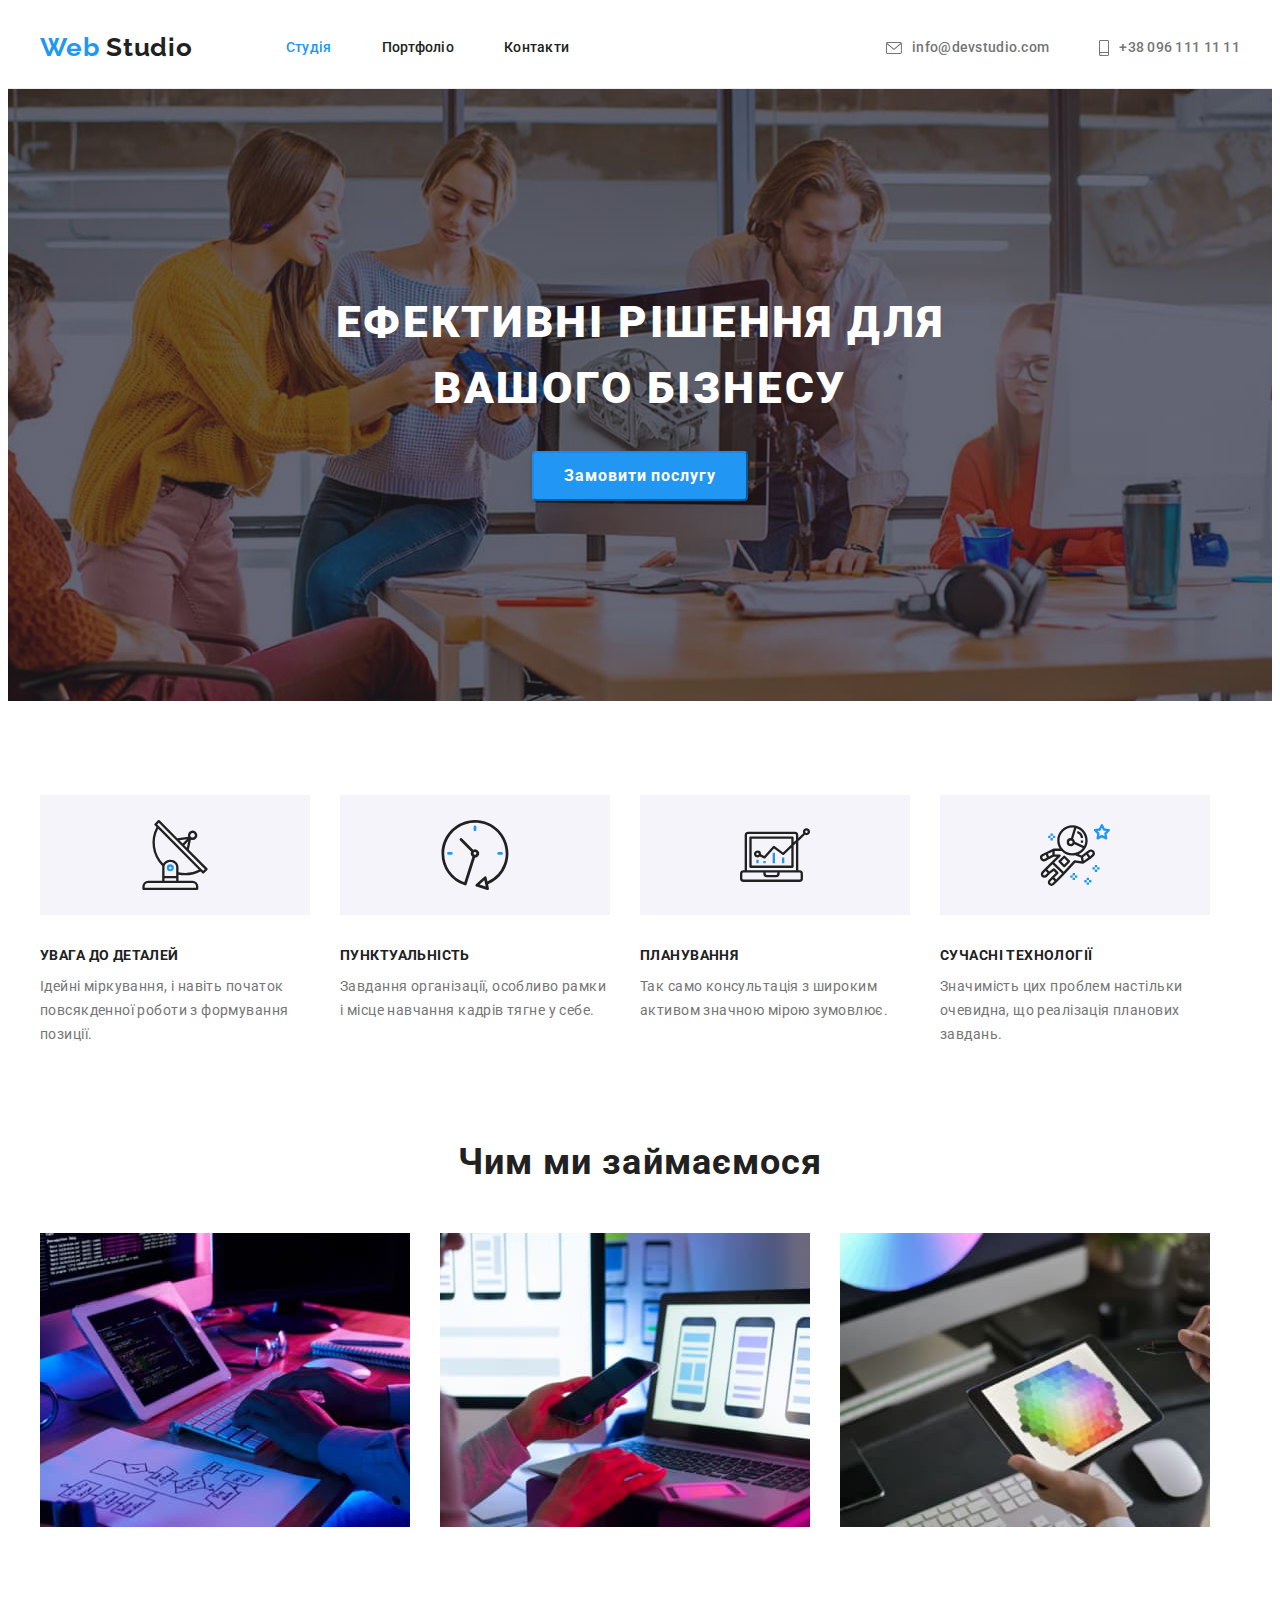
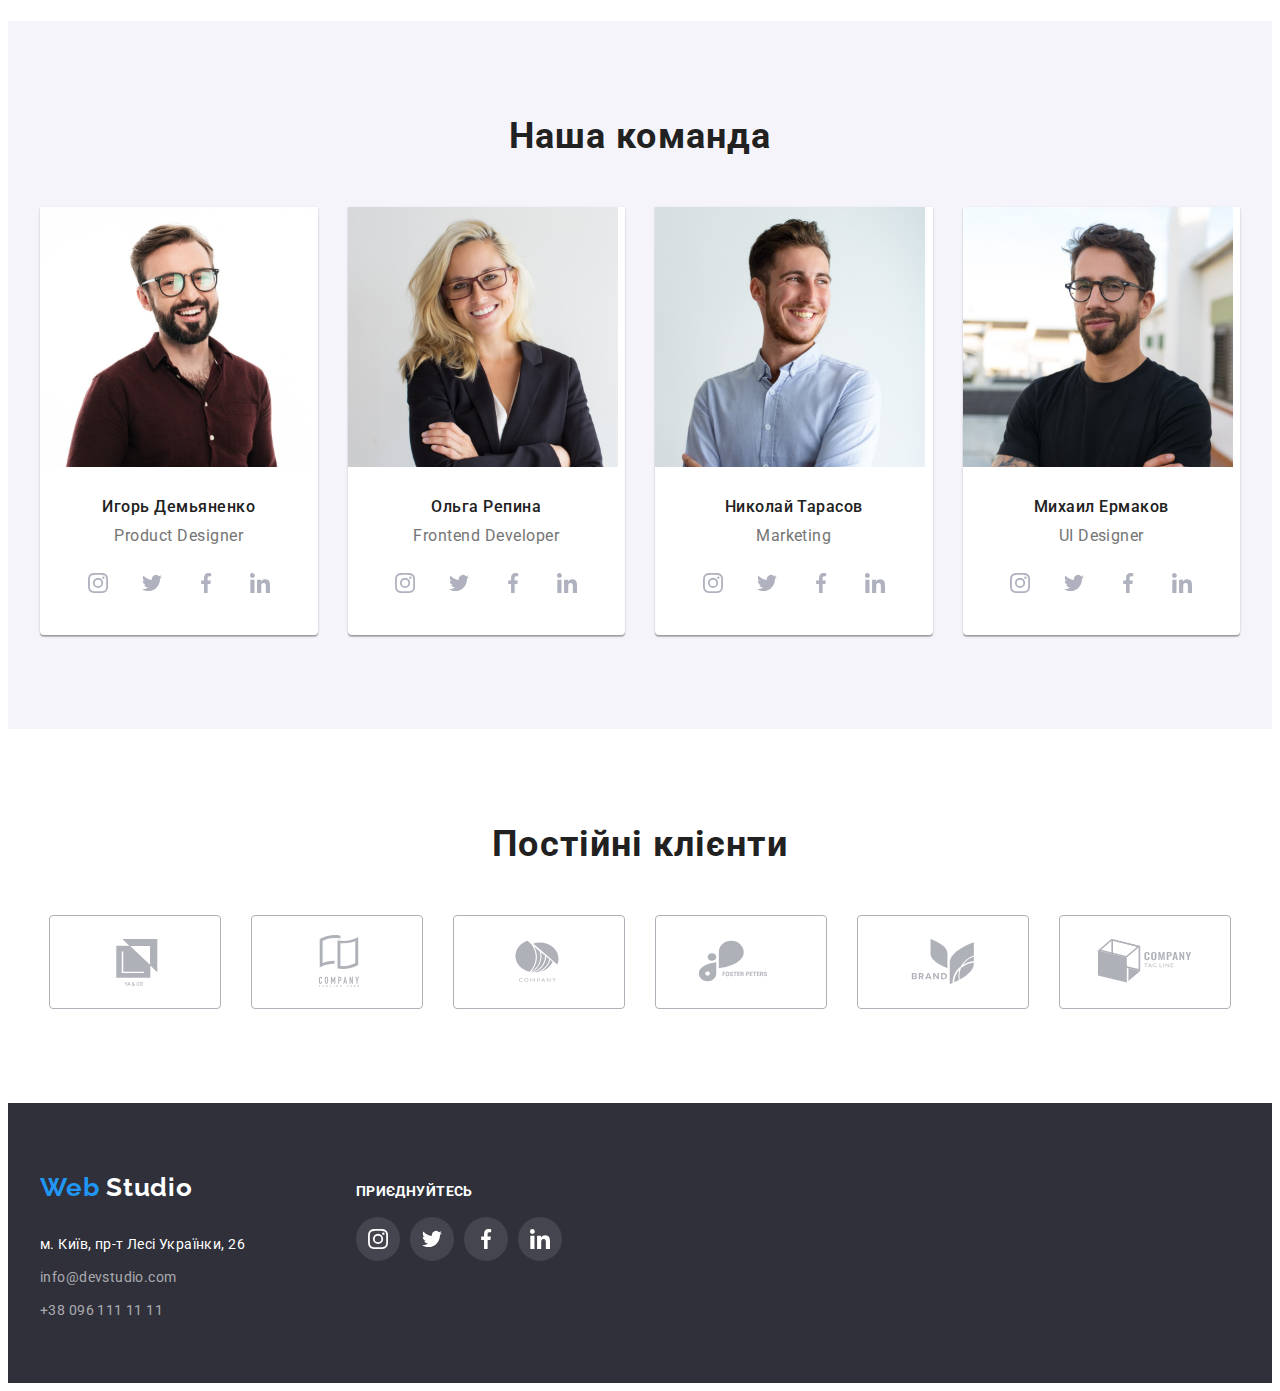
<file: index.html>
<!DOCTYPE html>
<html lang="ru">
	<head>
		<meta charset="UTF-8" />
		<meta http-equiv="X-UA-Compatible" content="IE=edge" />
		<meta name="viewport" content="width=device-width, initial-scale=1.0" />
		<title>Webs tudio</title>
		<link
			rel="stylesheet"
			href="https://cdnjs.cloudflare.com/ajax/libs/modern-normalize/1.1.0/modern-normalize.min.css"
			integrity="sha512-wpPYUAdjBVSE4KJnH1VR1HeZfpl1ub8YT/NKx4PuQ5NmX2tKuGu6U/JRp5y+Y8XG2tV+wKQpNHVUX03MfMFn9Q=="
			crossorigin="anonymous"
			referrerpolicy="no-referrer"
		/>
		<link rel="stylesheet" href="./css/styles.css" />
		<link rel="preconnect" href="https://fonts.googleapis.com" />
		<link rel="preconnect" href="https://fonts.gstatic.com" crossorigin />
		<link
			href="https://fonts.googleapis.com/css2?family=Raleway:wght@700&family=Roboto:wght@400;500;700;900&display=swap"
			rel="stylesheet"
		/>
	</head>
	<body>
		<header class="subject">
			<div class="container subject-bord">
				<a lang="en" class="logo link" href="./index.html">
					<span class="blue-logo">Web</span>
					Studio
				</a>
				<nav class="subject-nav">
					<ul class="nav-list list">
						<li class="nav-list-item"><a class="nav-link link current" href="./index.html">Студія</a></li>
						<li class="nav-list-item"><a class="nav-link link" href="./portfolio.html">Портфоліо</a></li>
						<li class="nav-list-item"><a class="nav-link link" href="">Контакти</a></li>
					</ul>
				</nav>
				<ul class="subject-contact-list list">
					<li class="contact-item">
						<a class="subject-mail-link link" href="mailto:info@devstudio.com">
							<svg class="subject-contact-icon" width="16" height="12">
								<use href="./images/icons.svg#icon-envelope"></use>
							</svg>
							info@devstudio.com
						</a>
					</li>
					<li class="contact-item">
						<a class="subject-phone-link link" href="tel:+380961111111">
							<svg class="subject-contact-icon" width="10" height="16">
								<use href="./images/icons.svg#icon-smartphone"></use>
							</svg>
							+38 096 111 11 11
						</a>
					</li>
				</ul>
			</div>
		</header>
		<main>
			<section class="hero">
				<div class="container hero-text">
					<h1 class="hero-title">Ефективні рішення для вашого бізнесу</h1>
					<button class="hero-btn" type="button">Замовити послугу</button>
				</div>
			</section>
			<!--Benifits-->
			<section class="benefits section exclusion">
				<div class="container">
					<ul class="benefits-list list">
						<li class="benefits-list-item icon-antena">
							<h3 class="benefits-title">Увага до деталей</h3>
							<p class="benefits-text">
								Ідейні міркування, і навіть початок повсякденної роботи з формування позиції.
							</p>
						</li>
						<li class="benefits-list-item icon-clock">
							<h3 class="benefits-title">Пунктуальність</h3>
							<p class="benefits-text">
								Завдання організації, особливо рамки і місце навчання кадрів тягне у себе.
							</p>
						</li>
						<li class="benefits-list-item icon-diagram">
							<h3 class="benefits-title">Планування</h3>
							<p class="benefits-text">Так само консультація з широким активом значною мірою зумовлює.</p>
						</li>
						<li class="benefits-list-item icon-astronaut">
							<h3 class="benefits-title">Сучасні технології</h3>
							<p class="benefits-text">
								Значимість цих проблем настільки очевидна, що реалізація планових завдань.
							</p>
						</li>
					</ul>
				</div>
			</section>
			<!--Activity-->
			<section class="activity section">
				<div class="container">
					<h2 class="activity-title">Чим ми займаємося</h2>
					<ul class="activity-list list">
						<li class="activity-list-item">
							<img src="images/img1.jpg" alt="Creating progects" width="370" />
						</li>
						<li class="activity-list-item">
							<img class="activity-pic" src="images/img2.jpg" alt="Visualization" width="370" />
						</li>
						<li class="activity-list-item">
							<img class="activity-pic" src="images/img3.jpg" alt="design" width="370" />
						</li>
					</ul>
				</div>
			</section>
			<!--Team-->
			<section class="team section">
				<div class="container">
					<h2 class="team-title">Наша команда</h2>
					<ul class="team-list list">
						<li class="team-list-item">
							<img src="images/team_card1.jpg" alt="team member 1" width="270" />
							<div class="team-text-block">
								<h3 class="team-member">Игорь Демьяненко</h3>
								<p lang="en" class="team-text">Product Designer</p>
								<ul class="team-soc list">
									<li class="team-soc-item">
										<a href="" class="team-soc-link link">
											<svg class="team-soc-icon" width="20" height="20">
												<use href="./images/icons.svg#icon-instagram"></use>
											</svg>
										</a>
									</li>
									<li class="team-soc-item">
										<a href="" class="team-soc-link link">
											<svg class="team-soc-icon" width="20" height="20">
												<use href="./images/icons.svg#icon-twitter"></use>
											</svg>
										</a>
									</li>
									<li class="team-soc-item">
										<a href="" class="team-soc-link link">
											<svg class="team-soc-icon" width="20" height="20">
												<use href="./images/icons.svg#icon-facebook"></use>
											</svg>
										</a>
									</li>
									<li class="team-soc-item">
										<a href="" class="team-soc-link link">
											<svg class="team-soc-icon" width="20" height="20">
												<use href="./images/icons.svg#icon-linkedin"></use>
											</svg>
										</a>
									</li>
								</ul>
							</div>
						</li>
						<li class="team-list-item">
							<img src="images/team_card2.jpg" alt="team member 2" width="270" />
							<div class="team-text-block">
								<h3 class="team-member">Ольга Репина</h3>
								<p lang="en" class="team-text">Frontend Developer</p>
								<ul class="team-soc list">
									<li class="team-soc-item">
										<a href="" class="team-soc-link link">
											<svg class="team-soc-icon" width="20" height="20">
												<use href="./images/icons.svg#icon-instagram"></use>
											</svg>
										</a>
									</li>
									<li class="team-soc-item">
										<a href="" class="team-soc-link link">
											<svg class="team-soc-icon" width="20" height="20">
												<use href="./images/icons.svg#icon-twitter"></use>
											</svg>
										</a>
									</li>
									<li class="team-soc-item">
										<a href="" class="team-soc-link link">
											<svg class="team-soc-icon" width="20" height="20">
												<use href="./images/icons.svg#icon-facebook"></use>
											</svg>
										</a>
									</li>
									<li class="team-soc-item">
										<a href="" class="team-soc-link link">
											<svg class="team-soc-icon" width="20" height="20">
												<use href="./images/icons.svg#icon-linkedin"></use>
											</svg>
										</a>
									</li>
								</ul>
							</div>
						</li>
						<li class="team-list-item">
							<img src="images/team_card3.jpg" alt="team member 3" width="270" />
							<div class="team-text-block">
								<h3 class="team-member">Николай Тарасов</h3>
								<p lang="en" class="team-text">Marketing</p>
								<ul class="team-soc list">
									<li class="team-soc-item">
										<a href="" class="team-soc-link link">
											<svg class="team-soc-icon" width="20" height="20">
												<use href="./images/icons.svg#icon-instagram"></use>
											</svg>
										</a>
									</li>
									<li class="team-soc-item">
										<a href="" class="team-soc-link link">
											<svg class="team-soc-icon" width="20" height="20">
												<use href="./images/icons.svg#icon-twitter"></use>
											</svg>
										</a>
									</li>
									<li class="team-soc-item">
										<a href="" class="team-soc-link link">
											<svg class="team-soc-icon" width="20" height="20">
												<use href="./images/icons.svg#icon-facebook"></use>
											</svg>
										</a>
									</li>
									<li class="team-soc-item">
										<a href="" class="team-soc-link link">
											<svg class="team-soc-icon" width="20" height="20">
												<use href="./images/icons.svg#icon-linkedin"></use>
											</svg>
										</a>
									</li>
								</ul>
							</div>
						</li>
						<li class="team-list-item">
							<img src="images/team_card4.jpg" alt="team member 4" width="270" />
							<div class="team-text-block">
								<h3 class="team-member">Михаил Ермаков</h3>
								<p lang="en" class="team-text">UI Designer</p>
								<ul class="team-soc list">
									<li class="team-soc-item">
										<a href="" class="team-soc-link link">
											<svg class="team-soc-icon" width="20" height="20">
												<use href="./images/icons.svg#icon-instagram"></use>
											</svg>
										</a>
									</li>
									<li class="team-soc-item">
										<a href="" class="team-soc-link link">
											<svg class="team-soc-icon" width="20" height="20">
												<use href="./images/icons.svg#icon-twitter"></use>
											</svg>
										</a>
									</li>
									<li class="team-soc-item">
										<a href="" class="team-soc-link link">
											<svg class="team-soc-icon" width="20" height="20">
												<use href="./images/icons.svg#icon-facebook"></use>
											</svg>
										</a>
									</li>
									<li class="team-soc-item">
										<a href="" class="team-soc-link link">
											<svg class="team-soc-icon" width="20" height="20">
												<use href="./images/icons.svg#icon-linkedin"></use>
											</svg>
										</a>
									</li>
								</ul>
							</div>
						</li>
					</ul>
				</div>
			</section>
			<!-- clients -->
			<section class="clients section">
				<div class="container">
					<h2 class="clietnt-title">Постійні клієнти</h2>
					<ul class="clients-list list">
						<li class="clients-item item">
							<a href="" class="clients-logo-link link">
								<svg class="clients-logo" width="106" height="60">
									<use href="./images/icons.svg#icon-logo_ya"></use>
								</svg>
							</a>
						</li>
						<li class="clients-item item">
							<a href="" class="clients-logo-link link">
								<svg class="clients-logo" width="106" height="60">
									<use href="./images/icons.svg#icon-logo_com"></use>
								</svg>
							</a>
						</li>
						<li class="clients-item item">
							<a href="" class="clients-logo-link link">
								<svg class="clients-logo" width="106" height="60">
									<use href="./images/icons.svg#icon-logo_co"></use>
								</svg>
							</a>
						</li>
						<li class="clients-item item">
							<a href="" class="clients-logo-link link">
								<svg class="clients-logo" width="106" height="60">
									<use href="./images/icons.svg#icon-logo_fos"></use>
								</svg>
							</a>
						</li>
						<li class="clients-item item">
							<a href="" class="clients-logo-link link">
								<svg class="clients-logo" width="106" height="60">
									<use href="./images/icons.svg#icon-logo_br"></use>
								</svg>
							</a>
						</li>
						<li class="clients-item item">
							<a href="" class="clients-logo-link link">
								<svg class="clients-logo" width="106" height="60">
									<use href="./images/icons.svg#icon-logo_tag"></use>
								</svg>
							</a>
						</li>
					</ul>
				</div>
			</section>
		</main>
		<!--Footer-->
		<footer class="basement">
			<div class="container join-up">
				<div class="futter-section">
					<a lang="en" class="logo link" href="./index.html">
						<span class="blue-logo">Web</span>
						<span class="white-logo">Studio</span>
					</a>
					<address class="basement-addres">
						<p class="basement-addres-title">м. Київ, пр-т Лесі Українки, 26</p>
						<ul class="basement-list list">
							<li class="contact-item bs-contact">
								<a class="basement-mail-link link" href="mailto:info@devstudio.com">
									info@devstudio.com
								</a>
							</li>
							<li class="contact-item">
								<a class="basement-phone-link link" href="tel:+380961111111">+38 096 111 11 11</a>
							</li>
						</ul>
					</address>
				</div>
				<div class="join">
					<h2 class="join-title">приєднуйтесь</h2>
					<ul class="join-soc-list list">
						<li class="team-soc-item">
							<a href="" class="team-soc-link link">
								<svg class="join-soc-icon" width="20" height="20">
									<use href="./images/icons.svg#icon-instagram"></use>
								</svg>
							</a>
						</li>
						<li class="team-soc-item">
							<a href="" class="team-soc-link link">
								<svg class="join-soc-icon" width="20" height="20">
									<use href="./images/icons.svg#icon-twitter"></use>
								</svg>
							</a>
						</li>
						<li class="team-soc-item">
							<a href="" class="team-soc-link link">
								<svg class="join-soc-icon" width="20" height="20">
									<use href="./images/icons.svg#icon-facebook"></use>
								</svg>
							</a>
						</li>
						<li class="team-soc-item">
							<a href="" class="team-soc-link link">
								<svg class="join-soc-icon" width="20" height="20">
									<use href="./images/icons.svg#icon-linkedin"></use>
								</svg>
							</a>
						</li>
					</ul>
				</div>
			</div>
		</footer>
	</body>
</html>
</file>
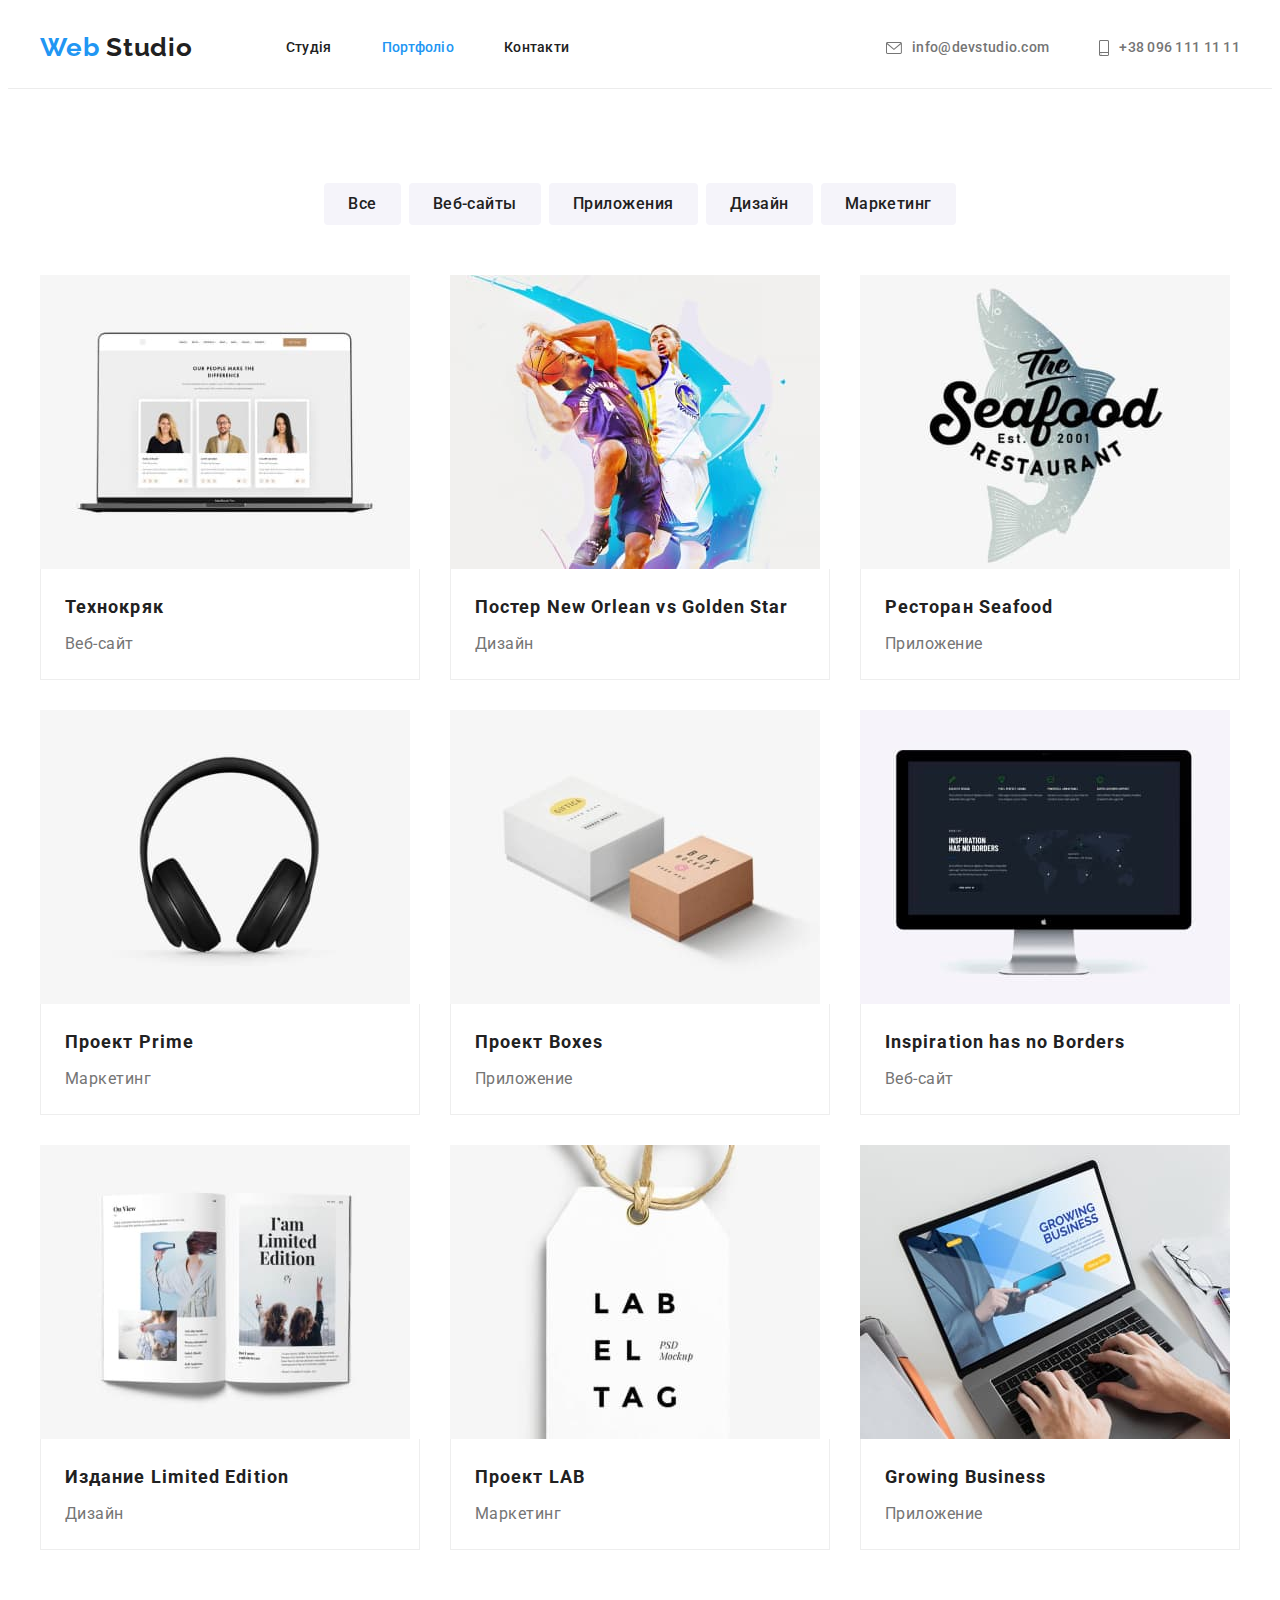
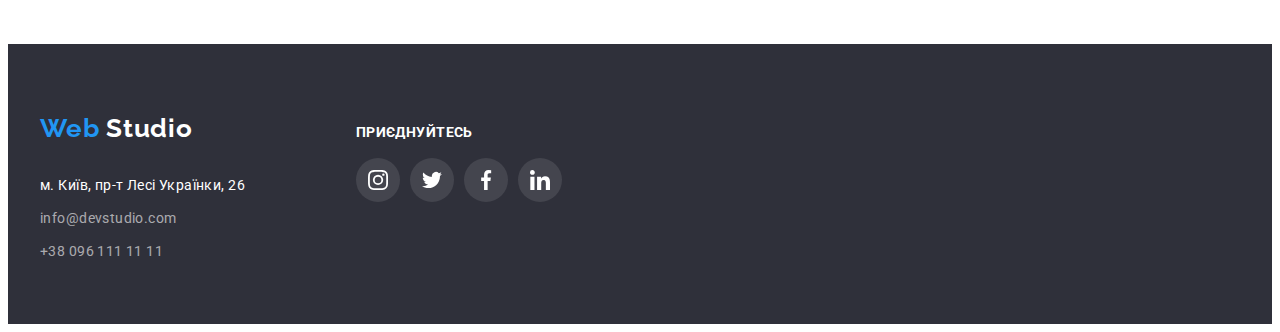
<file: portfolio.html>
<!DOCTYPE html>
<html lang="ru">
	<head>
		<meta charset="UTF-8" />
		<meta http-equiv="X-UA-Compatible" content="IE=edge" />
		<meta name="viewport" content="width=device-width, initial-scale=1.0" />
		<title>Webs tudio</title>
		<link
			rel="stylesheet"
			href="https://cdnjs.cloudflare.com/ajax/libs/modern-normalize/1.1.0/modern-normalize.min.css"
			integrity="sha512-wpPYUAdjBVSE4KJnH1VR1HeZfpl1ub8YT/NKx4PuQ5NmX2tKuGu6U/JRp5y+Y8XG2tV+wKQpNHVUX03MfMFn9Q=="
			crossorigin="anonymous"
			referrerpolicy="no-referrer"
		/>
		<link rel="stylesheet" href="./css/styles.css" />
		<link rel="preconnect" href="https://fonts.googleapis.com" />
		<link rel="preconnect" href="https://fonts.gstatic.com" crossorigin />
		<link
			href="https://fonts.googleapis.com/css2?family=Raleway:wght@700&family=Roboto:wght@400;500;700;900&display=swap"
			rel="stylesheet"
		/>
	</head>
	<body>
		<header class="subject">
			<div class="container subject-bord">
				<a lang="en" class="logo link" href="./index.html">
					<span class="blue-logo">Web</span>
					Studio
				</a>
				<nav class="subject-nav">
					<ul class="nav-list list">
						<li class="nav-list-item"><a class="nav-link link" href="./index.html">Студія</a></li>
						<li class="nav-list-item">
							<a class="nav-link link current" href="./portfolio.html">Портфоліо</a>
						</li>
						<li class="nav-list-item"><a class="nav-link link" href="">Контакти</a></li>
					</ul>
				</nav>
				<ul class="subject-contact-list list">
					<li class="contact-item">
						<a class="subject-mail-link link" href="mailto:info@devstudio.com">
							<svg class="subject-contact-icon" width="16" height="12">
								<use href="./images/icons.svg#icon-envelope"></use>
							</svg>
							info@devstudio.com
						</a>
					</li>
					<li class="contact-item">
						<a class="subject-phone-link link" href="tel:+380961111111">
							<svg class="subject-contact-icon" width="10" height="16">
								<use href="./images/icons.svg#icon-smartphone"></use>
							</svg>
							+38 096 111 11 11
						</a>
					</li>
				</ul>
			</div>
		</header>
		<!-- main -->
		<main>
			<section class="portfolio section">
				<div class="container">
					<h1 class="visually-hidden">Портфолио</h1>
					<ul class="portfolio-menu-list list">
						<li class="portfolio-menu-item">
							<button class="menu-btn" type="button">Все</button>
						</li>
						<li class="portfolio-menu-item">
							<button class="menu-btn" type="button">Веб-сайты</button>
						</li>
						<li class="portfolio-menu-item">
							<button class="menu-btn" type="button">Приложения</button>
						</li>
						<li class="portfolio-menu-item">
							<button class="menu-btn" type="button">Дизайн</button>
						</li>
						<li class="portfolio-menu-item">
							<button class="menu-btn" type="button">Маркетинг</button>
						</li>
					</ul>
					<h2 class="visually-hidden">Проекты</h2>
					<ul class="portfolio-progects list">
						<li class="portfolio-item">
							<a class="porfoli-link link" href="">
								<div class="card-thumb">
									<img src="./images/tehnomarket.jpg" alt="Технокряr" width="370" />
								</div>
								<div class="card-content">
									<h3 class="portfolio-title">Технокряк</h3>
									<p class="portfolio-text">Веб-сайт</p>
								</div>
							</a>
						</li>
						<li class="portfolio-item">
							<a class="porfoli-link link" href="">
								<div class="card-thumb">
									<img src="./images/nogs.jpg" alt="Постер New Orlean vs Golden Star" width="370" />
								</div>
								<div class="card-content">
									<h3 class="portfolio-title">Постер New Orlean vs Golden Star</h3>
									<p class="portfolio-text">Дизайн</p>
								</div>
							</a>
						</li>
						<li class="portfolio-item">
							<a class="porfoli-link link" href="">
								<div class="card-thumb">
									<img src="./images/sfreast.jpg" alt="Ресторан Seafood" width="370" />
								</div>
								<div class="card-content">
									<h3 class="portfolio-title">Ресторан Seafood</h3>
									<p class="portfolio-text">Приложение</p>
								</div>
							</a>
						</li>
						<li class="portfolio-item">
							<a class="porfoli-link link" href="">
								<div class="card-thumb">
									<img src="./images/prime.jpg" alt=">Проект Prime" width="370" />
								</div>
								<div class="card-content">
									<h3 class="portfolio-title">Проект Prime</h3>
									<p class="portfolio-text">Маркетинг</p>
								</div>
							</a>
						</li>
						<li class="portfolio-item">
							<a class="porfoli-link link" href="">
								<div class="card-thumb">
									<img src="./images/boxes.jpg" alt="Проект Boxes" width="370" />
								</div>
								<div class="card-content">
									<h3 class="portfolio-title">Проект Boxes</h3>
									<p class="portfolio-text">Приложение</p>
								</div>
							</a>
						</li>
						<li class="portfolio-item">
							<a class="porfoli-link link" href="">
								<div class="card-thumb">
									<img src="./images/border.jpg" alt="Inspiration has no Borders" width="370" />
								</div>
								<div class="card-content">
									<h3 class="portfolio-title">Inspiration has no Borders</h3>
									<p class="portfolio-text">Веб-сайт</p>
								</div>
							</a>
						</li>
						<li class="portfolio-item">
							<a class="porfoli-link link" href="">
								<div class="card-thumb">
									<img src="./images/limedition.jpg" alt="Издание Limited Edition" width="370" />
								</div>
								<div class="card-content">
									<h3 class="portfolio-title">Издание Limited Edition</h3>
									<p class="portfolio-text">Дизайн</p>
								</div>
							</a>
						</li>
						<li class="portfolio-item">
							<a class="porfoli-link link" href="">
								<div class="card-thumb">
									<img src="./images/lab.jpg" alt="Проект LAB" width="370" />
								</div>
								<div class="card-content">
									<h3 class="portfolio-title">Проект LAB</h3>
									<p class="portfolio-text">Маркетинг</p>
								</div>
							</a>
						</li>
						<li class="portfolio-item">
							<a class="porfoli-link link" href="">
								<div class="card-thumb">
									<img src="./images/growbuiss.jpg" alt="Growing Business" width="370" />
								</div>
								<div class="card-content">
									<h3 class="portfolio-title">Growing Business</h3>
									<p class="portfolio-text">Приложение</p>
								</div>
							</a>
						</li>
					</ul>
				</div>
			</section>
		</main>
		<!--Footer-->
		<footer class="basement">
			<div class="container join-up">
				<div class="futter-section">
					<a lang="en" class="logo link" href="./index.html">
						<span class="blue-logo">Web</span>
						<span class="white-logo">Studio</span>
					</a>
					<address class="basement-addres">
						<p class="basement-addres-title">м. Київ, пр-т Лесі Українки, 26</p>
						<ul class="basement-list list">
							<li class="contact-item bs-contact">
								<a class="basement-mail-link link" href="mailto:info@devstudio.com">
									info@devstudio.com
								</a>
							</li>
							<li class="contact-item">
								<a class="basement-phone-link link" href="tel:+380961111111">+38 096 111 11 11</a>
							</li>
						</ul>
					</address>
				</div>
				<div class="join">
					<h2 class="join-title">приєднуйтесь</h2>
					<ul class="join-soc-list list">
						<li class="team-soc-item">
							<a href="" class="team-soc-link link">
								<svg class="join-soc-icon" width="20" height="20">
									<use href="./images/icons.svg#icon-instagram"></use>
								</svg>
							</a>
						</li>
						<li class="team-soc-item">
							<a href="" class="team-soc-link link">
								<svg class="join-soc-icon" width="20" height="20">
									<use href="./images/icons.svg#icon-twitter"></use>
								</svg>
							</a>
						</li>
						<li class="team-soc-item">
							<a href="" class="team-soc-link link">
								<svg class="join-soc-icon" width="20" height="20">
									<use href="./images/icons.svg#icon-facebook"></use>
								</svg>
							</a>
						</li>
						<li class="team-soc-item">
							<a href="" class="team-soc-link link">
								<svg class="join-soc-icon" width="20" height="20">
									<use href="./images/icons.svg#icon-linkedin"></use>
								</svg>
							</a>
						</li>
					</ul>
				</div>
			</div>
		</footer>
	</body>
</html>
</file>
<file: css/styles.css>
:root {
	--primary-text-color: #757575;
	--title-text-color: #212121;
	--title-second-color: #ffffff;
	--accent-text-color: #2196f3;
	--bg-color: #2f303a;
	--light-grey-color: #f5f4fa;
	--grey-contacts-color: rgba(255, 255, 255, 0.6);
	--btn-blue-color: #188ce8;
	--border-icon-color: rgba(175, 177, 184, 1);
}

p,
h1,
h2,
h3,
h4,
h5,
h6 {
	margin: 0;
}

ul {
	margin: 0;
	padding-left: 0;
}
a {
	color: currentColor;
}

img {
	display: block;
	max-width: 100%;
	height: auto;
}

button {
	cursor: pointer;
}

body {
	font-family: "roboto", sans-serif;
	color: var(--primary-text-color);
	background: var(--title-second-color);
}

.list {
	list-style: none;
}

.link {
	color: currentColor;
	text-decoration: none;
}

.container {
	/* width: 100%;
    max-width: 1200px; */
	width: 1200px;
	margin-left: auto;
	margin-right: auto;
	padding-left: 15px;
	padding-right: 15px;
}

.section {
	padding-top: 94px;
	padding-bottom: 94px;
}
.exclusion {
	padding-bottom: 0;
}

/* header */
.subject {
	border-bottom: 1px solid #ececec;
}
.subject-bord {
	display: flex;
	align-items: center;
}

.logo {
	text-decoration: none;
	font-family: "Raleway", sans-serif;
	font-style: normal;
	font-weight: 700;
	font-size: 26px;
	line-height: 1.92;
	letter-spacing: 0.03em;
	color: var(--title-text-color);
	margin-right: 93px;
}
.blue-logo {
	color: var(--accent-text-color);
}
.logo:hover,
.logo:focus {
	color: var(--accent-text-color);
}

/* Navigation */

.nav-list {
	font-weight: 500;
	font-size: 14px;
	line-height: 1.14;
	letter-spacing: 0.02em;
	color: var(--title-text-color);
	display: flex;
}
.nav-list-item:hover,
.nav-list-item:focus {
	color: var(--accent-text-color);
}

.nav-list-item:not(:last-child) {
	margin-right: 50px;
}

.nav-link {
	display: inline-block;
	padding-top: 32px;
	padding-bottom: 32px;
}

.nav-link.current {
	color: var(--accent-text-color);
}
.subject-contact-list {
	font-weight: 500;
	font-size: 14px;
	line-height: 1.14;
	letter-spacing: 0.02em;
	display: flex;
	margin-left: auto;
	align-items: center;
	gap: 50px;
}
.contact-item:hover,
.contact-item:focus {
	color: var(--accent-text-color);
}

.subject-mail-link,
.subject-phone-link {
	display: flex;
	align-items: center;
}

.subject-contact-icon {
	fill: currentColor;
	background-position: center;
	background-size: contain;
	margin-right: 10px;
}

/* hero */
.hero {
	max-width: 1600px;
	background-color: var(--bg-color);
	margin-right: auto;
	margin-left: auto;
	padding-top: 200px;
	padding-bottom: 200px;
	background-image: linear-gradient(rgba(47, 48, 58, 0.4), rgba(47, 48, 58, 0.4)), url(../images/header.jpg);
	background-repeat: no-repeat;
	background-position: center;
	background-size: cover;
}

.hero-title {
	color: var(--title-second-color);
	font-weight: 900;
	font-size: 44px;
	line-height: 1.5;
	text-align: center;
	letter-spacing: 0.06em;
	text-transform: uppercase;
	max-width: 696px;
	margin: 0 auto 30px;
}
/* button */
.hero-btn {
	font-family: inherit;
	color: var(--title-second-color);
	background-color: var(--accent-text-color);
	font-weight: 700;
	box-shadow: 0px 4px 4px rgba(0, 0, 0, 0.15);
	border-radius: 4px;
	border-color: var(--btn-blue-color);
	font-size: 16px;
	line-height: 1.88;
	display: flex;
	align-items: center;
	text-align: center;
	letter-spacing: 0.06em;
	display: block;
	margin: 0 auto;
	min-width: 216px;
	height: 50px;
}
.hero-btn:hover,
.hero-btn:focus {
	background-color: var(--btn-blue-color);
}

/* benefits */
.benefits-list {
	display: flex;
	gap: 30px;
}
.benefits-title {
	margin-bottom: 10px;
	font-weight: 700;
	font-size: 14px;
	line-height: 1.43;
	letter-spacing: 0.03em;
	text-transform: uppercase;
	color: var(--title-text-color);
}
.benefits-text {
	font-size: 14px;
	line-height: 1.71;
	letter-spacing: 0.03em;
	color: var(--primary-text-color);
	max-width: 270px;
}

/* benefits-icons */

.benefits-list-item::before {
	content: "";
	display: block;
	height: 120px;
	background-size: 70px;
	background-repeat: no-repeat;
	background-position: center;
	margin-bottom: 30px;
	background-color: var(--light-grey-color);
}

.icon-antena::before {
	background-image: url(../images/svg/antenna.svg);
}

.icon-clock::before {
	background-image: url(../images/svg/clock.svg);
}
.icon-diagram::before {
	background-image: url(../images/svg/diagram.svg);
}

.icon-astronaut::before {
	background-image: url(../images/svg/astronaut.svg);
}

/* activity */
.activity-title,
.team-title,
.clietnt-title {
	font-weight: 700;
	font-size: 36px;
	line-height: 1.17;
	text-align: center;
	letter-spacing: 0.03em;
	color: var(--title-text-color);
	margin-bottom: 50px;
}

.activity-list {
	display: flex;
}

.activity-list-item:not(:last-child) {
	margin-right: 30px;
}
/* team */
.team {
	background-color: var(--light-grey-color);
}
.team-title {
	background-color: transparent;
	margin-bottom: 50px;
}
.team-member {
	font-weight: 500;
	font-size: 16px;
	line-height: 1.19;
	text-align: center;
	letter-spacing: 0.03em;
	color: var(--title-text-color);
	margin-bottom: 10px;
}

.team-text-block {
	padding-top: 30px;
	padding-bottom: 30px;
}

.team-text {
	font-size: 16px;
	line-height: 1.19;
	text-align: center;
	letter-spacing: 0.03em;
	margin-bottom: 16px;
}

.team-list {
	display: flex;
	gap: 30px;
}

.team-list-item {
	width: calc((100% - 90px) / 4);
	background-color: var(--title-second-color);
	box-shadow: 0px 1px 3px rgba(0, 0, 0, 0.12), 0px 1px 1px rgba(0, 0, 0, 0.14), 0px 2px 1px rgba(0, 0, 0, 0.2);
	border-radius: 0px 0px 4px 4px;
}

.team-soc {
	display: flex;
	justify-content: center;
	column-gap: 10px;
}

.team-soc-link {
	width: 44px;
	height: 44px;
	border-radius: 50%;
	display: flex;
	align-items: center;
	justify-content: center;
	color: #afb1bf;
}

.team-soc-icon {
	fill: currentColor;
}

.team-soc-link:hover,
.team-soc-link:focus {
	background-color: var(--accent-text-color);
	color: #ffffff;
}

/* clients */

.clients-list {
	display: flex;
	justify-content: center;
	column-gap: 30px;
}
.clients-logo-link {
	display: flex;
	width: 170px;
	height: 92px;
	align-items: center;
	justify-content: center;
	border: 1px solid var(--border-icon-color);
	color: rgba(175, 177, 184, 1);
	border-radius: 4px;
}

.clients-logo {
	fill: currentColor;
}

.clients-logo-link:hover,
.clients-logo-link:focus {
	border-color: var(--accent-text-color);
	color: var(--accent-text-color);
}

/* footer */
.basement {
	background-color: var(--bg-color);
	padding-top: 60px;
	padding-bottom: 60px;
}

.white-logo {
	color: var(--title-second-color);
}

.basement-addres {
	margin-top: 20px;
}

.basement-addres-title {
	font-style: normal;
	margin-bottom: 9px;
	font-weight: 400;
	font-size: 14px;
	line-height: 1.71;
	letter-spacing: 0.03em;
	color: var(--title-second-color);
}
.basement-list {
	font-style: normal;
	font-weight: 400;
	font-size: 14px;
	line-height: 1.71;
	letter-spacing: 0.03em;
	color: var(--grey-contacts-color);
}

.bs-contact {
	margin-bottom: 9px;
}

.basement-mail-link {
	display: inline-block;
}

/* join up */

.join-up {
	display: flex;
	align-items: baseline;
}

.join {
	margin-left: 70px;
}

.join-title {
	font-style: normal;
	font-weight: 700;
	font-size: 14px;
	line-height: 11.14px;
	letter-spacing: 0.03em;
	text-transform: uppercase;
	color: var(--title-second-color);
	margin-bottom: 20px;
}

.join-soc-list {
	display: flex;
	column-gap: 10px;
}

.join-soc-icon {
	fill: var(--title-second-color);
}
.team-soc-link {
	background: rgba(255, 255, 255, 0.1);
}

/* portfolio */
.visually-hidden {
	position: absolute;
	width: 1px;
	height: 1px;
	margin: -1px;
	border: 0;
	padding: 0;
	white-space: nowrap;
	clip-path: inset(100%);
	clip: rect(0 0 0 0);
	overflow: hidden;
}

.portfolio-menu-list {
	display: flex;
	margin-bottom: 50px;
	gap: 8px;
	justify-content: center;
}

/* .portfolio-menu-item:not(:last-child) {
        margin-right: 8px;
    } */

.menu-btn {
	border-radius: 4px;
	background-color: var(--light-grey-color);
	font-family: inherit;
	font-weight: 500;
	font-size: 16px;
	line-height: 1.63;
	text-align: center;
	letter-spacing: 0.03em;
	color: var(--title-text-color);
	border-radius: 4px;
	display: block;
	padding: 6px 22px;
	border-color: transparent;
}
.menu-btn:hover,
.menu-btn:focus {
	color: var(--title-second-color);
	background-color: var(--accent-text-color);
	box-shadow: 0px 3px 1px rgba(0, 0, 0, 0.1), 0px 1px 2px rgba(0, 0, 0, 0.08), 0px 2px 2px rgba(0, 0, 0, 0.12);
}
.portfolio-title {
	font-weight: 700;
	font-size: 18px;
	line-height: 2;
	letter-spacing: 0.06em;
	color: var(--title-text-color);
	margin-bottom: 4px;
}

.portfolio-progects {
	display: flex;
	flex-wrap: wrap;
	margin-left: -30px;
	margin-top: -30px;
}

.portfolio-item {
	flex-basis: calc(100% / 3 - 30px);
	margin-left: 30px;
	margin-top: 30px;
}

.portfolio-text {
	font-weight: 400;
	font-size: 16px;
	line-height: 1.88;
	letter-spacing: 0.03em;
}

.card-content {
	padding: 20px 24px;
	border: 1px solid rgba(238, 238, 238, 1);
	border-top: none;
}

.porfoli-link {
	display: block;
}

.porfoli-link:hover,
.porfoli-link:focus {
	box-shadow: 0px 1px 1px rgba(0, 0, 0, 0.12), 0px 4px 4px rgba(0, 0, 0, 0.06), 1px 4px 6px rgba(0, 0, 0, 0.16);
}
</file>
